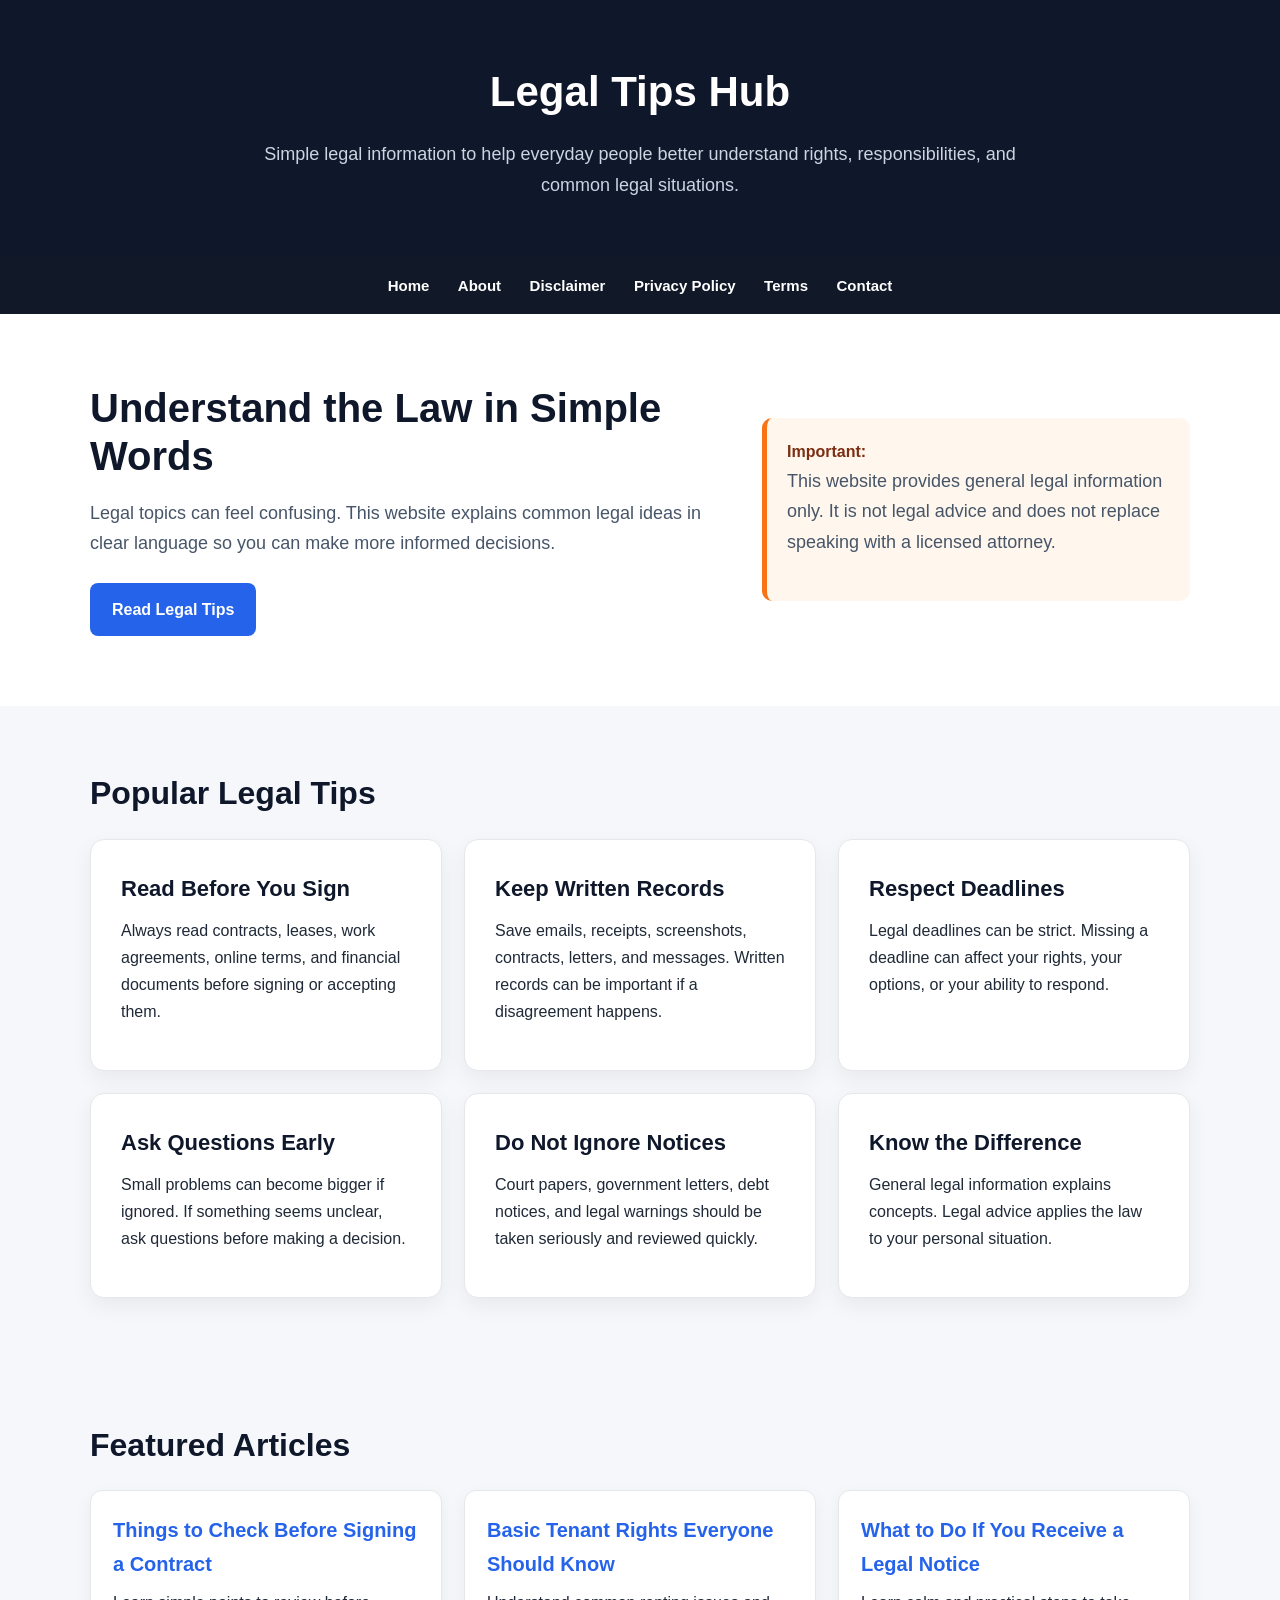
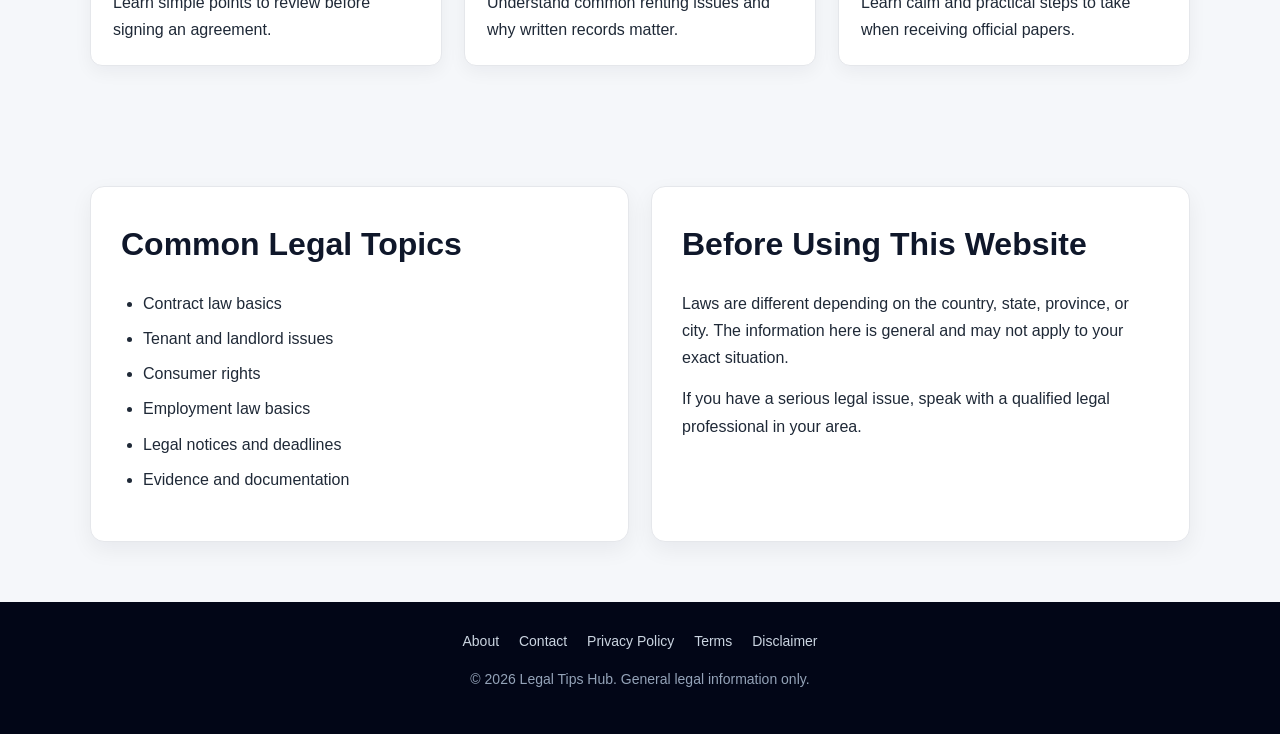
<file: index.html>
<!DOCTYPE html>
<html lang="en">
<head>
  <meta charset="UTF-8" />
  <meta name="viewport" content="width=device-width, initial-scale=1.0" />

  <title>Legal Tips Hub | Simple Legal Information for Everyday Life</title>
  <meta name="description" content="Legal Tips Hub shares simple, practical, and easy-to-understand legal information about contracts, tenant rights, legal notices, consumer rights, and more." />

  <!-- Google AdSense code goes here after approval -->
  <!-- Paste your AdSense script here inside the head section -->

  <link rel="stylesheet" href="styles.css" />
</head>

<body>

  <header>
    <h1>Legal Tips Hub</h1>
    <p>Simple legal information to help everyday people better understand rights, responsibilities, and common legal situations.</p>
  </header>

  <nav>
    <a href="index.html">Home</a>
    <a href="about.html">About</a>
    <a href="disclaimer.html">Disclaimer</a>
    <a href="privacy-policy.html">Privacy Policy</a>
    <a href="terms.html">Terms</a>
    <a href="contact.html">Contact</a>
  </nav>

  <section class="hero">
    <div class="container hero-grid">
      <div>
        <h2>Understand the Law in Simple Words</h2>
        <p>
          Legal topics can feel confusing. This website explains common legal ideas in clear language so you can make more informed decisions.
        </p>
        <a class="button" href="#articles">Read Legal Tips</a>
      </div>

      <div class="notice-box">
        <strong>Important:</strong>
        <p>
          This website provides general legal information only. It is not legal advice and does not replace speaking with a licensed attorney.
        </p>
      </div>
    </div>
  </section>

  <main>
    <section class="section">
      <div class="container">
        <h2>Popular Legal Tips</h2>

        <div class="grid-3">
          <div class="card">
            <h3>Read Before You Sign</h3>
            <p>
              Always read contracts, leases, work agreements, online terms, and financial documents before signing or accepting them.
            </p>
          </div>

          <div class="card">
            <h3>Keep Written Records</h3>
            <p>
              Save emails, receipts, screenshots, contracts, letters, and messages. Written records can be important if a disagreement happens.
            </p>
          </div>

          <div class="card">
            <h3>Respect Deadlines</h3>
            <p>
              Legal deadlines can be strict. Missing a deadline can affect your rights, your options, or your ability to respond.
            </p>
          </div>

          <div class="card">
            <h3>Ask Questions Early</h3>
            <p>
              Small problems can become bigger if ignored. If something seems unclear, ask questions before making a decision.
            </p>
          </div>

          <div class="card">
            <h3>Do Not Ignore Notices</h3>
            <p>
              Court papers, government letters, debt notices, and legal warnings should be taken seriously and reviewed quickly.
            </p>
          </div>

          <div class="card">
            <h3>Know the Difference</h3>
            <p>
              General legal information explains concepts. Legal advice applies the law to your personal situation.
            </p>
          </div>
        </div>
      </div>
    </section>

    <section id="articles" class="section">
      <div class="container">
        <h2>Featured Articles</h2>

        <div class="article-list grid-3">
          <a href="article-contract.html">
            <strong>Things to Check Before Signing a Contract</strong>
            Learn simple points to review before signing an agreement.
          </a>

          <a href="article-tenant-rights.html">
            <strong>Basic Tenant Rights Everyone Should Know</strong>
            Understand common renting issues and why written records matter.
          </a>

          <a href="article-legal-notice.html">
            <strong>What to Do If You Receive a Legal Notice</strong>
            Learn calm and practical steps to take when receiving official papers.
          </a>
        </div>
      </div>
    </section>

    <section class="section">
      <div class="container grid-2">
        <div class="card">
          <h2>Common Legal Topics</h2>
          <ul>
            <li>Contract law basics</li>
            <li>Tenant and landlord issues</li>
            <li>Consumer rights</li>
            <li>Employment law basics</li>
            <li>Legal notices and deadlines</li>
            <li>Evidence and documentation</li>
          </ul>
        </div>

        <div class="card">
          <h2>Before Using This Website</h2>
          <p>
            Laws are different depending on the country, state, province, or city. The information here is general and may not apply to your exact situation.
          </p>
          <p>
            If you have a serious legal issue, speak with a qualified legal professional in your area.
          </p>
        </div>
      </div>
    </section>
  </main>

  <footer>
    <p>
      <a href="about.html">About</a>
      <a href="contact.html">Contact</a>
      <a href="privacy-policy.html">Privacy Policy</a>
      <a href="terms.html">Terms</a>
      <a href="disclaimer.html">Disclaimer</a>
    </p>
    <p>&copy; 2026 Legal Tips Hub. General legal information only.</p>
  </footer>

</body>
</html>
</file>
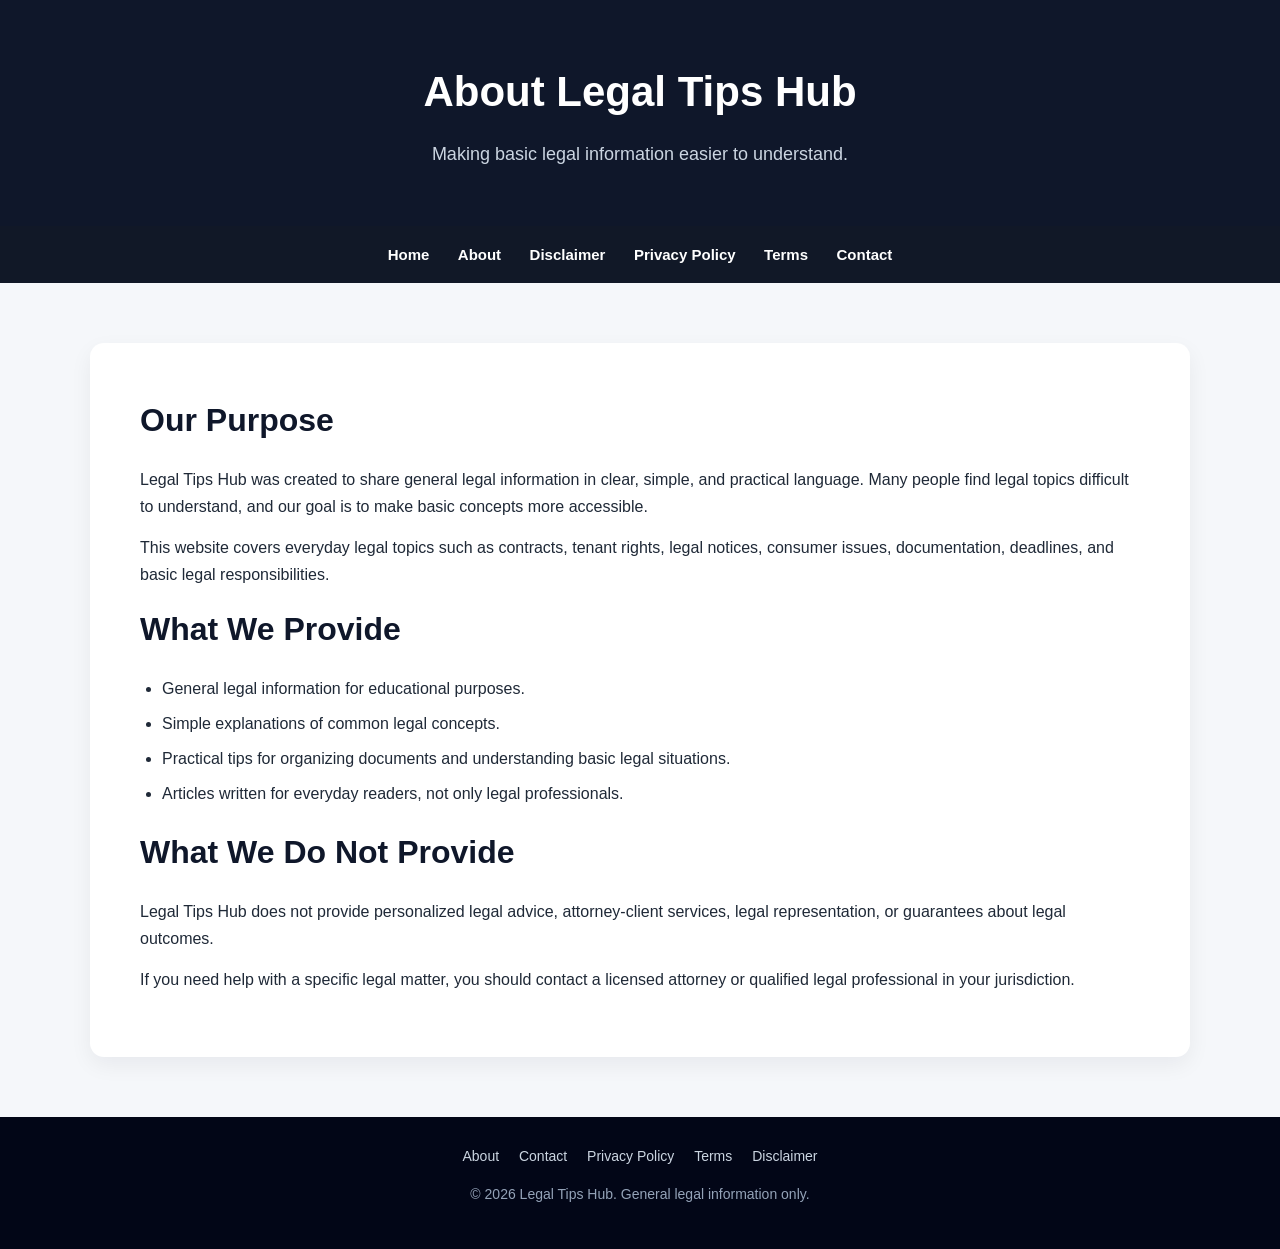
<file: about.html>
<!DOCTYPE html>
<html lang="en">
<head>
  <meta charset="UTF-8" />
  <meta name="viewport" content="width=device-width, initial-scale=1.0" />

  <title>About | Legal Tips Hub</title>
  <meta name="description" content="Learn about Legal Tips Hub, a website created to explain general legal information in simple and accessible language." />

  <link rel="stylesheet" href="styles.css" />
</head>

<body>

  <header>
    <h1>About Legal Tips Hub</h1>
    <p>Making basic legal information easier to understand.</p>
  </header>

  <nav>
    <a href="index.html">Home</a>
    <a href="about.html">About</a>
    <a href="disclaimer.html">Disclaimer</a>
    <a href="privacy-policy.html">Privacy Policy</a>
    <a href="terms.html">Terms</a>
    <a href="contact.html">Contact</a>
  </nav>

  <main class="section">
    <div class="container page-content">
      <h2>Our Purpose</h2>

      <p>
        Legal Tips Hub was created to share general legal information in clear, simple, and practical language.
        Many people find legal topics difficult to understand, and our goal is to make basic concepts more accessible.
      </p>

      <p>
        This website covers everyday legal topics such as contracts, tenant rights, legal notices, consumer issues,
        documentation, deadlines, and basic legal responsibilities.
      </p>

      <h2>What We Provide</h2>

      <ul>
        <li>General legal information for educational purposes.</li>
        <li>Simple explanations of common legal concepts.</li>
        <li>Practical tips for organizing documents and understanding basic legal situations.</li>
        <li>Articles written for everyday readers, not only legal professionals.</li>
      </ul>

      <h2>What We Do Not Provide</h2>

      <p>
        Legal Tips Hub does not provide personalized legal advice, attorney-client services, legal representation,
        or guarantees about legal outcomes.
      </p>

      <p>
        If you need help with a specific legal matter, you should contact a licensed attorney or qualified legal professional in your jurisdiction.
      </p>
    </div>
  </main>

  <footer>
    <p>
      <a href="about.html">About</a>
      <a href="contact.html">Contact</a>
      <a href="privacy-policy.html">Privacy Policy</a>
      <a href="terms.html">Terms</a>
      <a href="disclaimer.html">Disclaimer</a>
    </p>
    <p>&copy; 2026 Legal Tips Hub. General legal information only.</p>
  </footer>

</body>
</html>
</file>
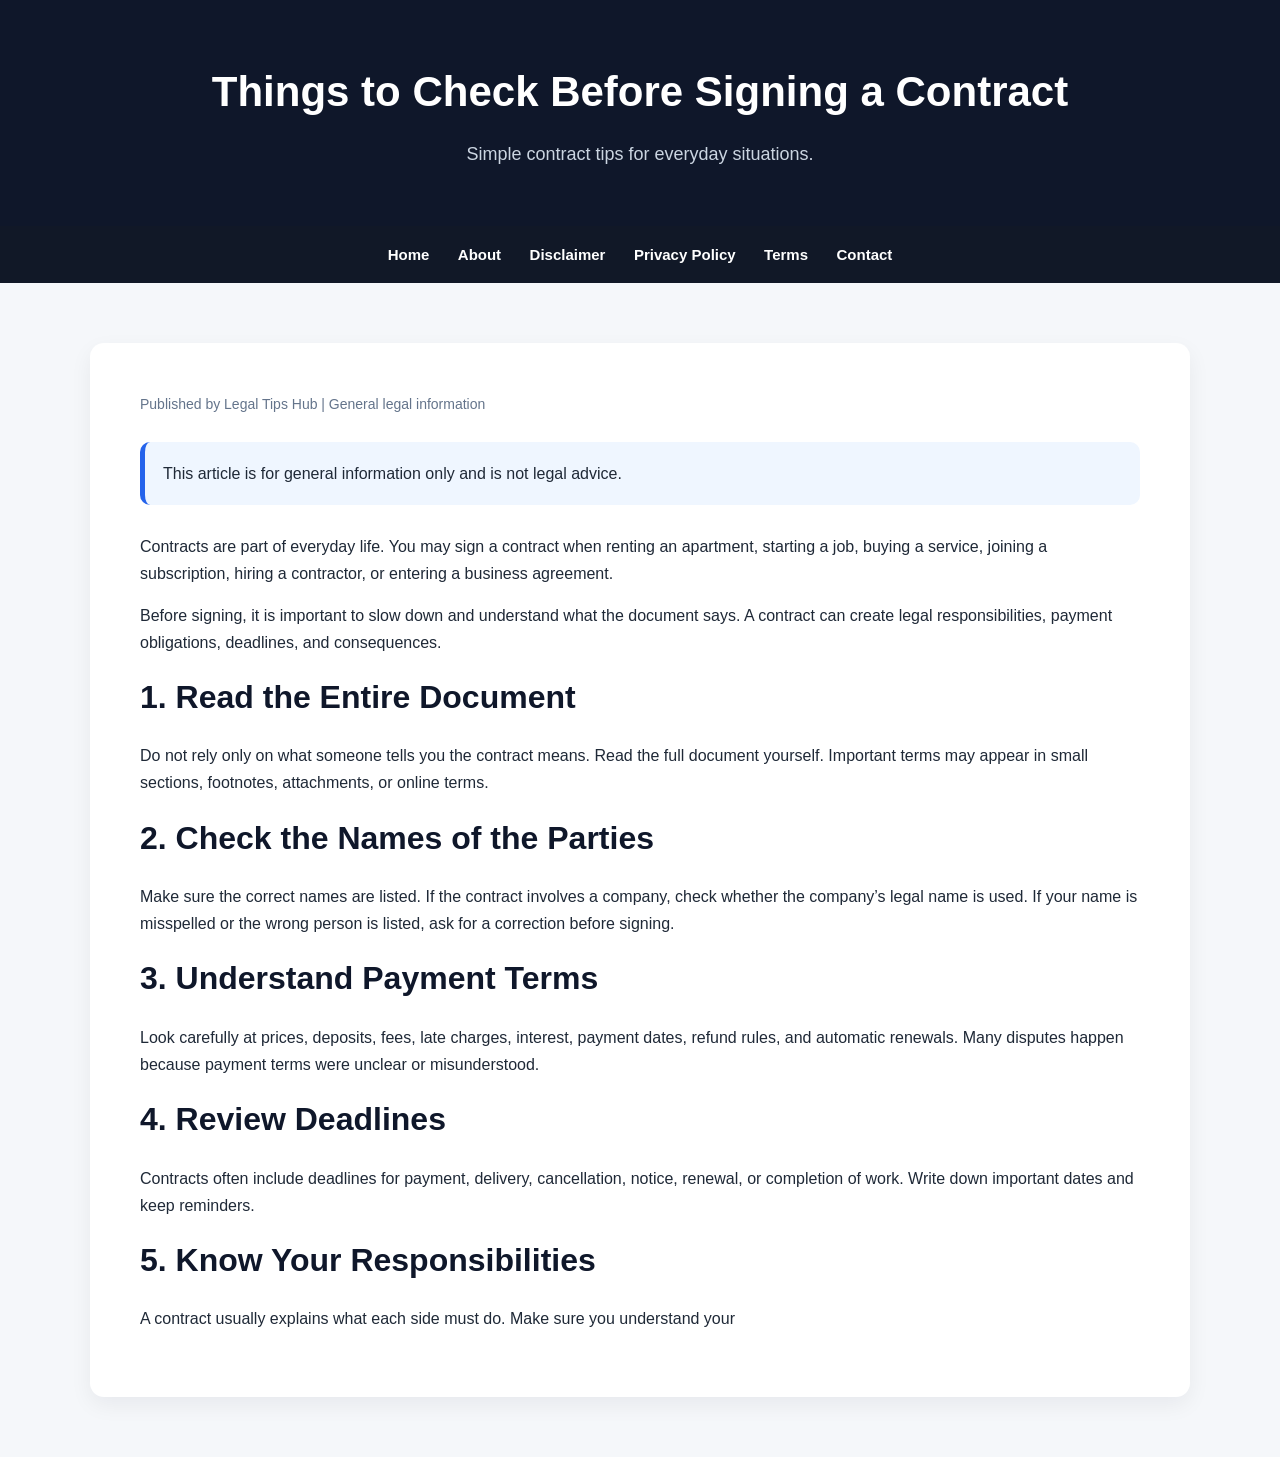
<file: article-contract.html>
<!DOCTYPE html>
<html lang="en">
<head>
  <meta charset="UTF-8" />
  <meta name="viewport" content="width=device-width, initial-scale=1.0" />

  <title>Things to Check Before Signing a Contract | Legal Tips Hub</title>
  <meta name="description" content="Learn simple and practical things to check before signing a contract, including payment terms, deadlines, responsibilities, and cancellation clauses." />

  <link rel="stylesheet" href="styles.css" />
</head>

<body>

  <header>
    <h1>Things to Check Before Signing a Contract</h1>
    <p>Simple contract tips for everyday situations.</p>
  </header>

  <nav>
    <a href="index.html">Home</a>
    <a href="about.html">About</a>
    <a href="disclaimer.html">Disclaimer</a>
    <a href="privacy-policy.html">Privacy Policy</a>
    <a href="terms.html">Terms</a>
    <a href="contact.html">Contact</a>
  </nav>

  <main class="section">
    <article class="container page-content">
      <p class="article-meta">Published by Legal Tips Hub | General legal information</p>

      <div class="disclaimer-banner">
        This article is for general information only and is not legal advice.
      </div>

      <p>
        Contracts are part of everyday life. You may sign a contract when renting an apartment, starting a job,
        buying a service, joining a subscription, hiring a contractor, or entering a business agreement.
      </p>

      <p>
        Before signing, it is important to slow down and understand what the document says.
        A contract can create legal responsibilities, payment obligations, deadlines, and consequences.
      </p>

      <h2>1. Read the Entire Document</h2>

      <p>
        Do not rely only on what someone tells you the contract means. Read the full document yourself.
        Important terms may appear in small sections, footnotes, attachments, or online terms.
      </p>

      <h2>2. Check the Names of the Parties</h2>

      <p>
        Make sure the correct names are listed. If the contract involves a company, check whether the company’s legal name is used.
        If your name is misspelled or the wrong person is listed, ask for a correction before signing.
      </p>

      <h2>3. Understand Payment Terms</h2>

      <p>
        Look carefully at prices, deposits, fees, late charges, interest, payment dates, refund rules, and automatic renewals.
        Many disputes happen because payment terms were unclear or misunderstood.
      </p>

      <h2>4. Review Deadlines</h2>

      <p>
        Contracts often include deadlines for payment, delivery, cancellation, notice, renewal, or completion of work.
        Write down important dates and keep reminders.
      </p>

      <h2>5. Know Your Responsibilities</h2>

      <p>
        A contract usually explains what each side must do. Make sure you understand your
</file>
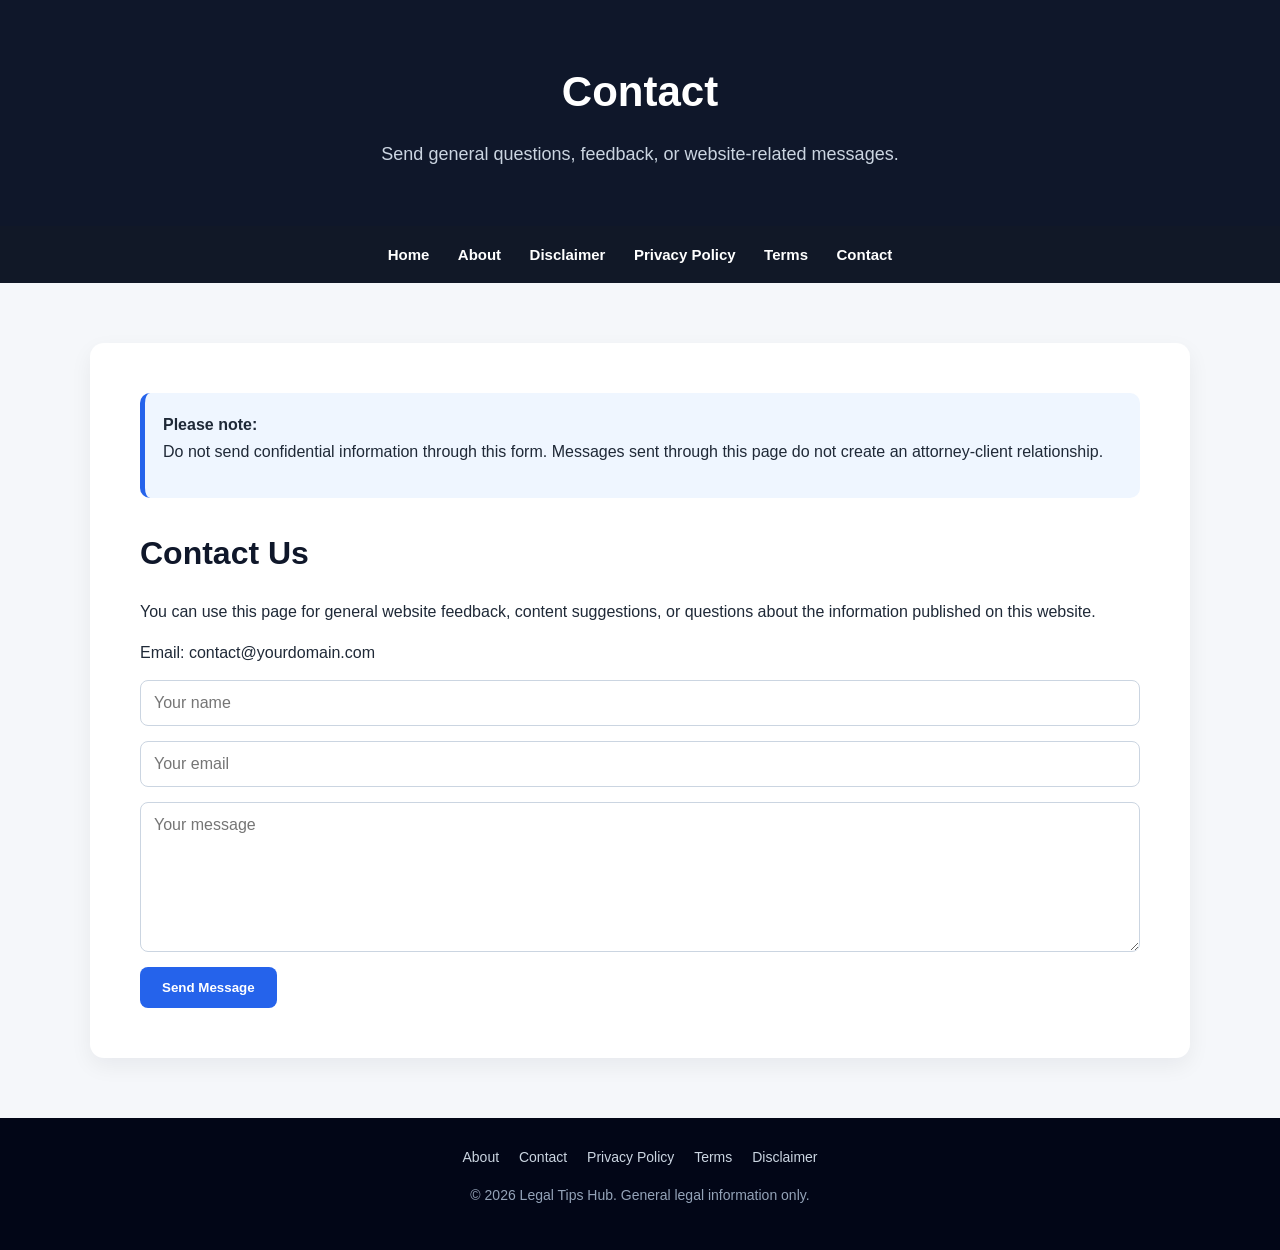
<file: contact.html>
<!DOCTYPE html>
<html lang="en">
<head>
  <meta charset="UTF-8" />
  <meta name="viewport" content="width=device-width, initial-scale=1.0" />

  <title>Contact | Legal Tips Hub</title>
  <meta name="description" content="Contact Legal Tips Hub for general questions, feedback, or website-related messages." />

  <link rel="stylesheet" href="styles.css" />
</head>

<body>

  <header>
    <h1>Contact</h1>
    <p>Send general questions, feedback, or website-related messages.</p>
  </header>

  <nav>
    <a href="index.html">Home</a>
    <a href="about.html">About</a>
    <a href="disclaimer.html">Disclaimer</a>
    <a href="privacy-policy.html">Privacy Policy</a>
    <a href="terms.html">Terms</a>
    <a href="contact.html">Contact</a>
  </nav>

  <main class="section">
    <div class="container page-content">
      <div class="disclaimer-banner">
        <strong>Please note:</strong>
        <p>
          Do not send confidential information through this form. Messages sent through this page do not create an attorney-client relationship.
        </p>
      </div>

      <h2>Contact Us</h2>

      <p>
        You can use this page for general website feedback, content suggestions, or questions about the information published on this website.
      </p>

      <p>
        Email: contact@yourdomain.com
      </p>

      <form>
        <input type="text" name="name" placeholder="Your name" required />
        <input type="email" name="email" placeholder="Your email" required />
        <textarea name="message" placeholder="Your message" required></textarea>
        <button class="button" type="submit">Send Message</button>
      </form>
    </div>
  </main>

  <footer>
    <p>
      <a href="about.html">About</a>
      <a href="contact.html">Contact</a>
      <a href="privacy-policy.html">Privacy Policy</a>
      <a href="terms.html">Terms</a>
      <a href="disclaimer.html">Disclaimer</a>
    </p>
    <p>&copy; 2026 Legal Tips Hub. General legal information only.</p>
  </footer>

</body>
</html>
</file>
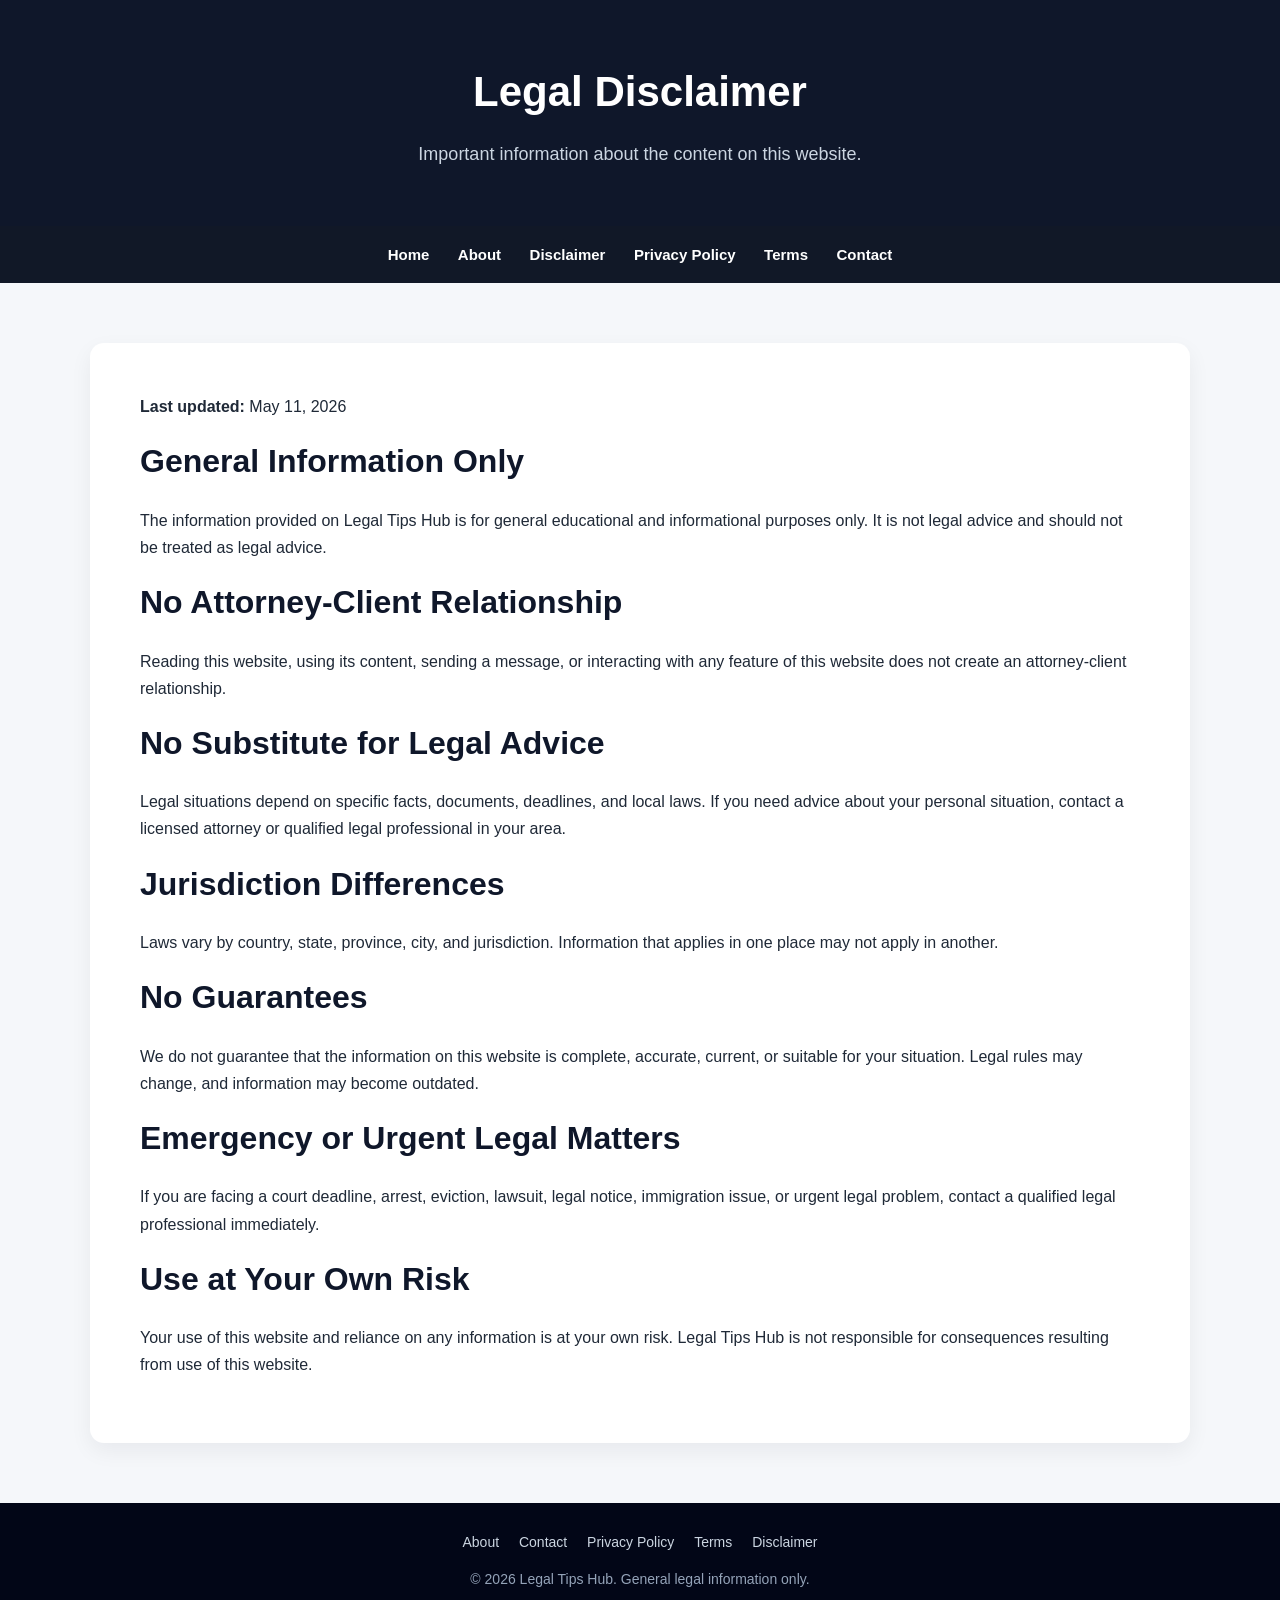
<file: disclaimer.html>
<!DOCTYPE html>
<html lang="en">
<head>
  <meta charset="UTF-8" />
  <meta name="viewport" content="width=device-width, initial-scale=1.0" />

  <title>Legal Disclaimer | Legal Tips Hub</title>
  <meta name="description" content="Legal disclaimer explaining that Legal Tips Hub provides general legal information only, not legal advice." />

  <link rel="stylesheet" href="styles.css" />
</head>

<body>

  <header>
    <h1>Legal Disclaimer</h1>
    <p>Important information about the content on this website.</p>
  </header>

  <nav>
    <a href="index.html">Home</a>
    <a href="about.html">About</a>
    <a href="disclaimer.html">Disclaimer</a>
    <a href="privacy-policy.html">Privacy Policy</a>
    <a href="terms.html">Terms</a>
    <a href="contact.html">Contact</a>
  </nav>

  <main class="section">
    <div class="container page-content">
      <p><strong>Last updated:</strong> May 11, 2026</p>

      <h2>General Information Only</h2>

      <p>
        The information provided on Legal Tips Hub is for general educational and informational purposes only.
        It is not legal advice and should not be treated as legal advice.
      </p>

      <h2>No Attorney-Client Relationship</h2>

      <p>
        Reading this website, using its content, sending a message, or interacting with any feature of this website does not create an attorney-client relationship.
      </p>

      <h2>No Substitute for Legal Advice</h2>

      <p>
        Legal situations depend on specific facts, documents, deadlines, and local laws. If you need advice about your personal situation,
        contact a licensed attorney or qualified legal professional in your area.
      </p>

      <h2>Jurisdiction Differences</h2>

      <p>
        Laws vary by country, state, province, city, and jurisdiction. Information that applies in one place may not apply in another.
      </p>

      <h2>No Guarantees</h2>

      <p>
        We do not guarantee that the information on this website is complete, accurate, current, or suitable for your situation.
        Legal rules may change, and information may become outdated.
      </p>

      <h2>Emergency or Urgent Legal Matters</h2>

      <p>
        If you are facing a court deadline, arrest, eviction, lawsuit, legal notice, immigration issue, or urgent legal problem,
        contact a qualified legal professional immediately.
      </p>

      <h2>Use at Your Own Risk</h2>

      <p>
        Your use of this website and reliance on any information is at your own risk. Legal Tips Hub is not responsible for consequences resulting from use of this website.
      </p>
    </div>
  </main>

  <footer>
    <p>
      <a href="about.html">About</a>
      <a href="contact.html">Contact</a>
      <a href="privacy-policy.html">Privacy Policy</a>
      <a href="terms.html">Terms</a>
      <a href="disclaimer.html">Disclaimer</a>
    </p>
    <p>&copy; 2026 Legal Tips Hub. General legal information only.</p>
  </footer>

</body>
</html>
</file>
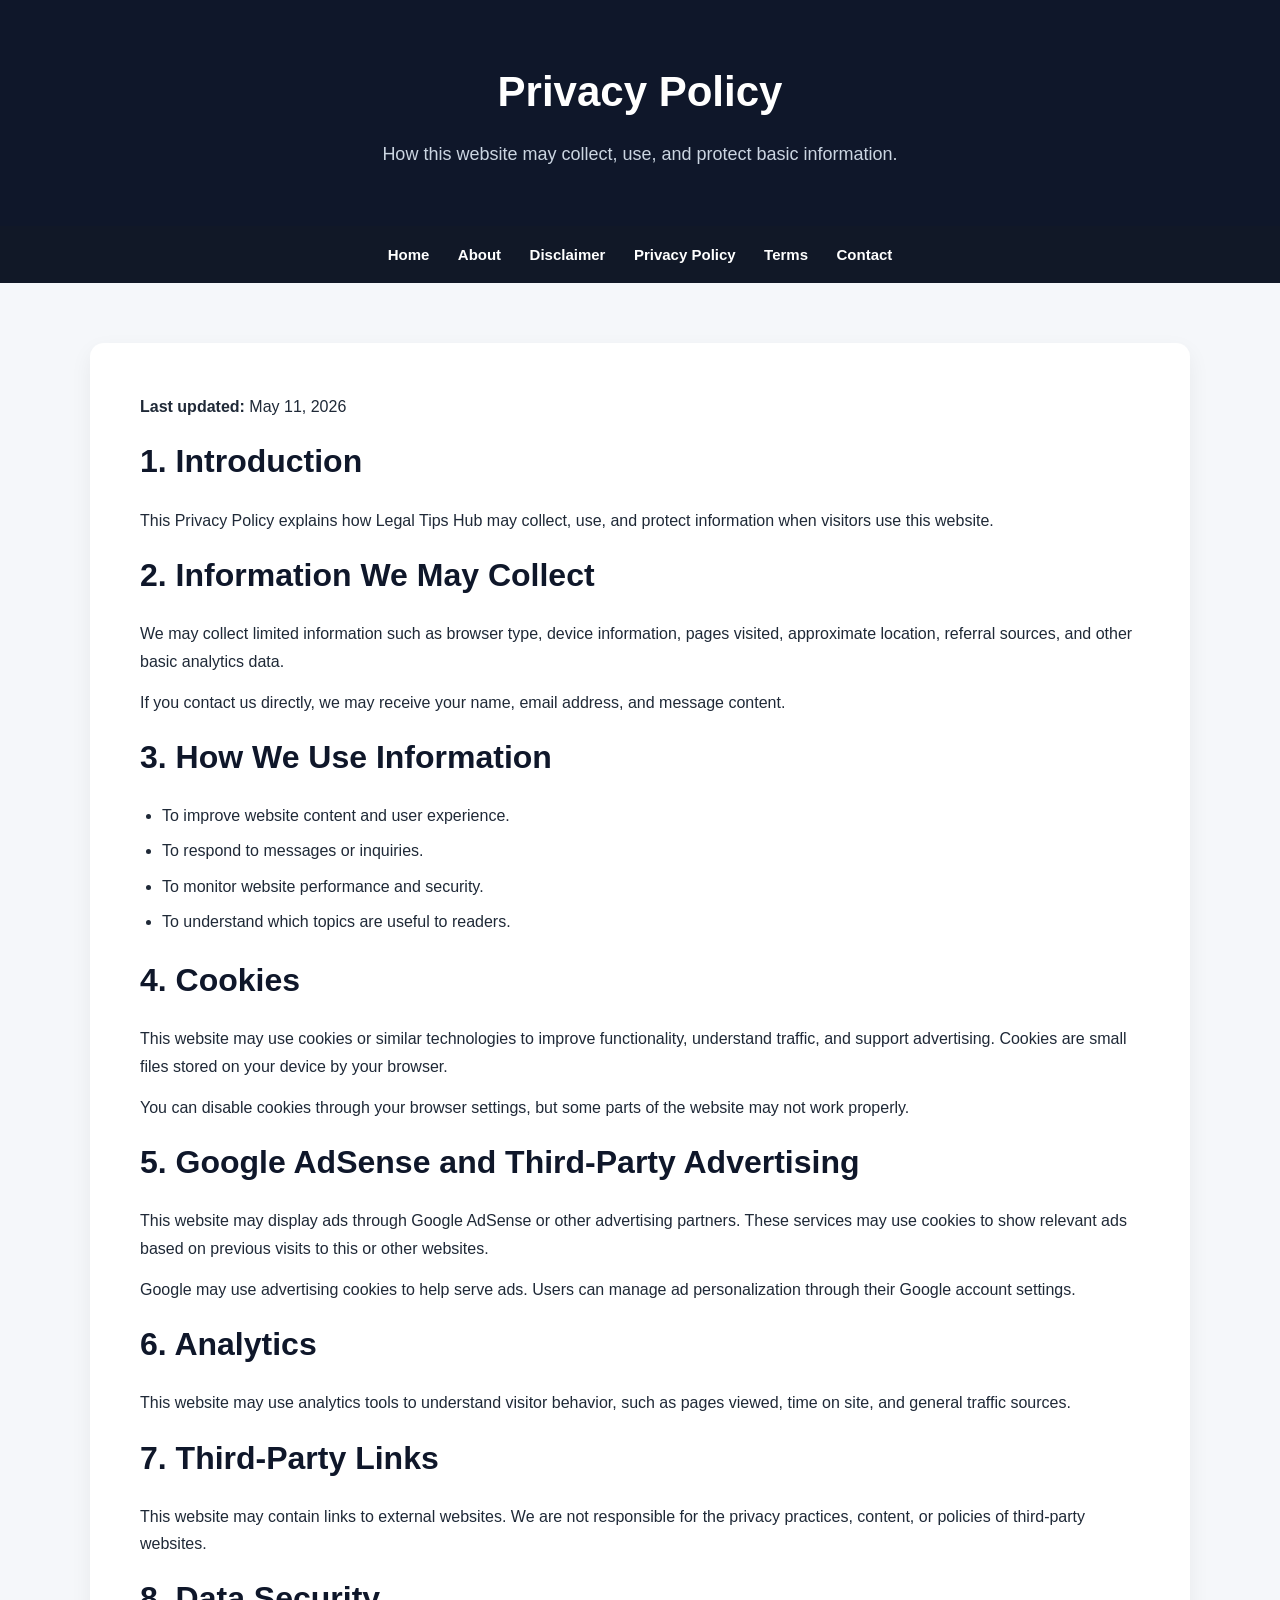
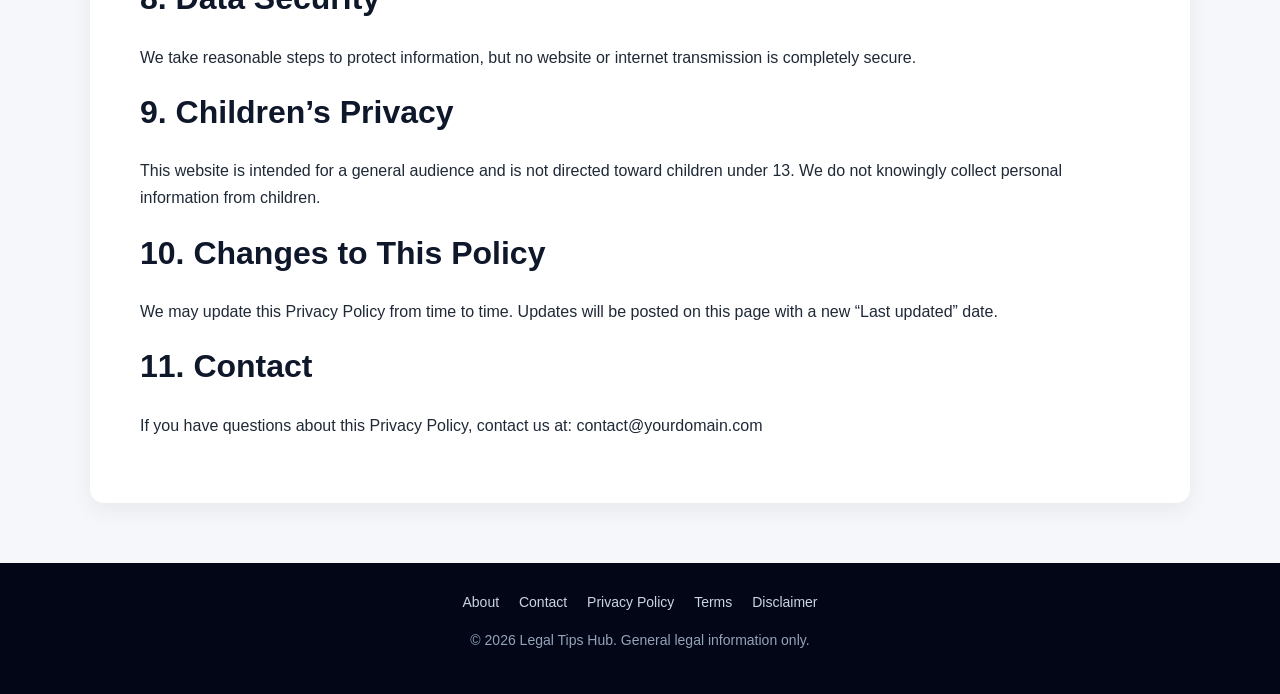
<file: privacy-policy.html>
<!DOCTYPE html>
<html lang="en">
<head>
  <meta charset="UTF-8" />
  <meta name="viewport" content="width=device-width, initial-scale=1.0" />

  <title>Privacy Policy | Legal Tips Hub</title>
  <meta name="description" content="Privacy Policy for Legal Tips Hub, explaining general information about data, cookies, analytics, and advertising." />

  <link rel="stylesheet" href="styles.css" />
</head>

<body>

  <header>
    <h1>Privacy Policy</h1>
    <p>How this website may collect, use, and protect basic information.</p>
  </header>

  <nav>
    <a href="index.html">Home</a>
    <a href="about.html">About</a>
    <a href="disclaimer.html">Disclaimer</a>
    <a href="privacy-policy.html">Privacy Policy</a>
    <a href="terms.html">Terms</a>
    <a href="contact.html">Contact</a>
  </nav>

  <main class="section">
    <div class="container page-content">
      <p><strong>Last updated:</strong> May 11, 2026</p>

      <h2>1. Introduction</h2>

      <p>
        This Privacy Policy explains how Legal Tips Hub may collect, use, and protect information when visitors use this website.
      </p>

      <h2>2. Information We May Collect</h2>

      <p>
        We may collect limited information such as browser type, device information, pages visited, approximate location, referral sources,
        and other basic analytics data.
      </p>

      <p>
        If you contact us directly, we may receive your name, email address, and message content.
      </p>

      <h2>3. How We Use Information</h2>

      <ul>
        <li>To improve website content and user experience.</li>
        <li>To respond to messages or inquiries.</li>
        <li>To monitor website performance and security.</li>
        <li>To understand which topics are useful to readers.</li>
      </ul>

      <h2>4. Cookies</h2>

      <p>
        This website may use cookies or similar technologies to improve functionality, understand traffic, and support advertising.
        Cookies are small files stored on your device by your browser.
      </p>

      <p>
        You can disable cookies through your browser settings, but some parts of the website may not work properly.
      </p>

      <h2>5. Google AdSense and Third-Party Advertising</h2>

      <p>
        This website may display ads through Google AdSense or other advertising partners. These services may use cookies to show relevant ads
        based on previous visits to this or other websites.
      </p>

      <p>
        Google may use advertising cookies to help serve ads. Users can manage ad personalization through their Google account settings.
      </p>

      <h2>6. Analytics</h2>

      <p>
        This website may use analytics tools to understand visitor behavior, such as pages viewed, time on site, and general traffic sources.
      </p>

      <h2>7. Third-Party Links</h2>

      <p>
        This website may contain links to external websites. We are not responsible for the privacy practices, content, or policies of third-party websites.
      </p>

      <h2>8. Data Security</h2>

      <p>
        We take reasonable steps to protect information, but no website or internet transmission is completely secure.
      </p>

      <h2>9. Children’s Privacy</h2>

      <p>
        This website is intended for a general audience and is not directed toward children under 13. We do not knowingly collect personal information from children.
      </p>

      <h2>10. Changes to This Policy</h2>

      <p>
        We may update this Privacy Policy from time to time. Updates will be posted on this page with a new “Last updated” date.
      </p>

      <h2>11. Contact</h2>

      <p>
        If you have questions about this Privacy Policy, contact us at: contact@yourdomain.com
      </p>
    </div>
  </main>

  <footer>
    <p>
      <a href="about.html">About</a>
      <a href="contact.html">Contact</a>
      <a href="privacy-policy.html">Privacy Policy</a>
      <a href="terms.html">Terms</a>
      <a href="disclaimer.html">Disclaimer</a>
    </p>
    <p>&copy; 2026 Legal Tips Hub. General legal information only.</p>
  </footer>

</body>
</html>
</file>
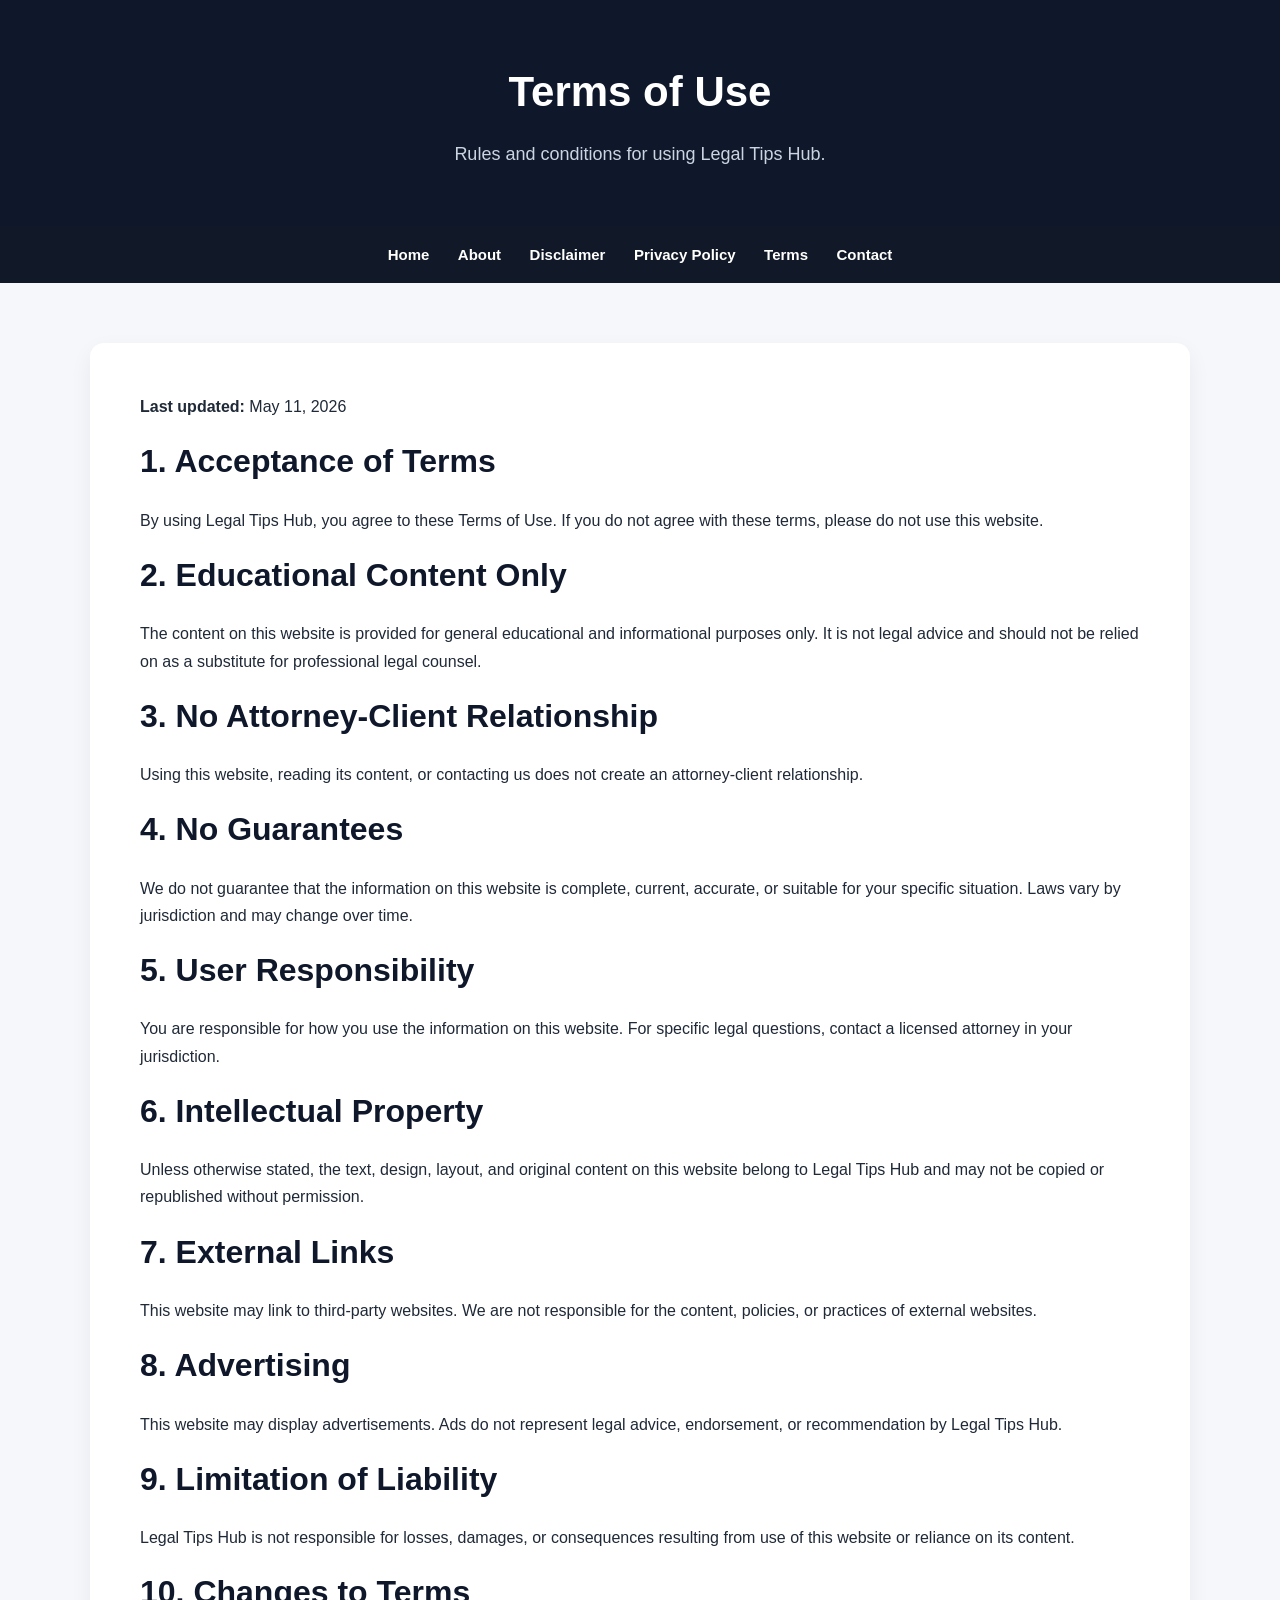
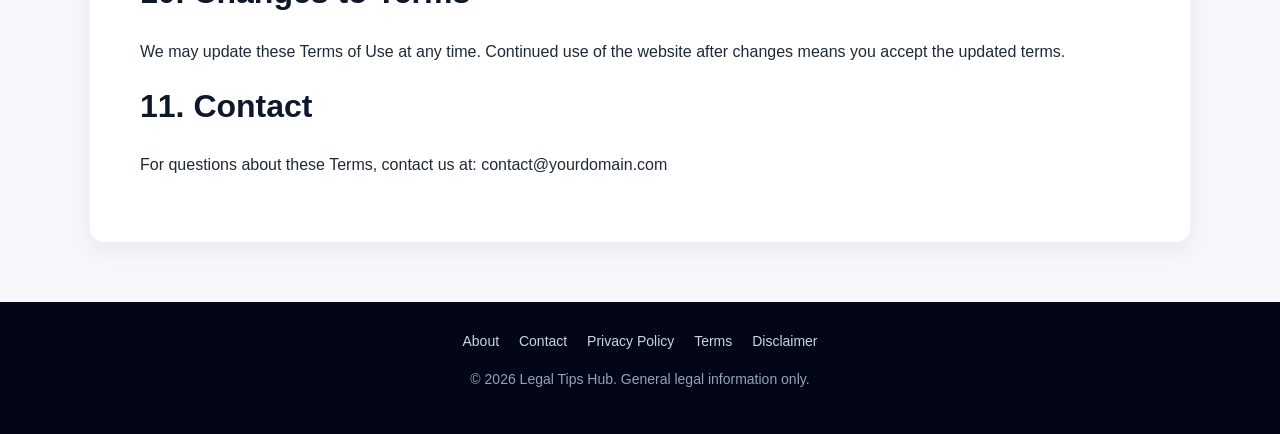
<file: terms.html>
<!DOCTYPE html>
<html lang="en">
<head>
  <meta charset="UTF-8" />
  <meta name="viewport" content="width=device-width, initial-scale=1.0" />

  <title>Terms of Use | Legal Tips Hub</title>
  <meta name="description" content="Terms of Use for Legal Tips Hub, explaining general rules for using this website." />

  <link rel="stylesheet" href="styles.css" />
</head>

<body>

  <header>
    <h1>Terms of Use</h1>
    <p>Rules and conditions for using Legal Tips Hub.</p>
  </header>

  <nav>
    <a href="index.html">Home</a>
    <a href="about.html">About</a>
    <a href="disclaimer.html">Disclaimer</a>
    <a href="privacy-policy.html">Privacy Policy</a>
    <a href="terms.html">Terms</a>
    <a href="contact.html">Contact</a>
  </nav>

  <main class="section">
    <div class="container page-content">
      <p><strong>Last updated:</strong> May 11, 2026</p>

      <h2>1. Acceptance of Terms</h2>

      <p>
        By using Legal Tips Hub, you agree to these Terms of Use. If you do not agree with these terms, please do not use this website.
      </p>

      <h2>2. Educational Content Only</h2>

      <p>
        The content on this website is provided for general educational and informational purposes only. It is not legal advice and should not be relied on as a substitute for professional legal counsel.
      </p>

      <h2>3. No Attorney-Client Relationship</h2>

      <p>
        Using this website, reading its content, or contacting us does not create an attorney-client relationship.
      </p>

      <h2>4. No Guarantees</h2>

      <p>
        We do not guarantee that the information on this website is complete, current, accurate, or suitable for your specific situation.
        Laws vary by jurisdiction and may change over time.
      </p>

      <h2>5. User Responsibility</h2>

      <p>
        You are responsible for how you use the information on this website. For specific legal questions, contact a licensed attorney in your jurisdiction.
      </p>

      <h2>6. Intellectual Property</h2>

      <p>
        Unless otherwise stated, the text, design, layout, and original content on this website belong to Legal Tips Hub and may not be copied or republished without permission.
      </p>

      <h2>7. External Links</h2>

      <p>
        This website may link to third-party websites. We are not responsible for the content, policies, or practices of external websites.
      </p>

      <h2>8. Advertising</h2>

      <p>
        This website may display advertisements. Ads do not represent legal advice, endorsement, or recommendation by Legal Tips Hub.
      </p>

      <h2>9. Limitation of Liability</h2>

      <p>
        Legal Tips Hub is not responsible for losses, damages, or consequences resulting from use of this website or reliance on its content.
      </p>

      <h2>10. Changes to Terms</h2>

      <p>
        We may update these Terms of Use at any time. Continued use of the website after changes means you accept the updated terms.
      </p>

      <h2>11. Contact</h2>

      <p>
        For questions about these Terms, contact us at: contact@yourdomain.com
      </p>
    </div>
  </main>

  <footer>
    <p>
      <a href="about.html">About</a>
      <a href="contact.html">Contact</a>
      <a href="privacy-policy.html">Privacy Policy</a>
      <a href="terms.html">Terms</a>
      <a href="disclaimer.html">Disclaimer</a>
    </p>
    <p>&copy; 2026 Legal Tips Hub. General legal information only.</p>
  </footer>

</body>
</html>
</file>
<file: styles.css>
* {
  margin: 0;
  padding: 0;
  box-sizing: border-box;
  font-family: Arial, Helvetica, sans-serif;
}

:root {
  --dark: #0f172a;
  --dark-2: #111827;
  --blue: #2563eb;
  --light-blue: #e0f2fe;
  --gold: #d4af37;
  --text: #1f2937;
  --muted: #64748b;
  --bg: #f5f7fa;
  --white: #ffffff;
  --border: #e5e7eb;
}

body {
  background-color: var(--bg);
  color: var(--text);
  line-height: 1.7;
}

a {
  color: var(--blue);
}

header {
  background-color: var(--dark);
  color: white;
  padding: 56px 20px;
  text-align: center;
}

header h1 {
  font-size: 42px;
  margin-bottom: 12px;
}

header p {
  max-width: 780px;
  margin: 0 auto;
  color: #cbd5e1;
  font-size: 18px;
}

nav {
  background-color: var(--dark-2);
  padding: 15px 20px;
  text-align: center;
  position: sticky;
  top: 0;
  z-index: 10;
}

nav a {
  color: white;
  text-decoration: none;
  margin: 0 12px;
  font-weight: bold;
  font-size: 15px;
}

nav a:hover {
  color: #38bdf8;
}

.container {
  width: min(1100px, 90%);
  margin: auto;
}

.section {
  padding: 60px 0;
}

.card {
  background-color: var(--white);
  padding: 30px;
  border-radius: 14px;
  box-shadow: 0 8px 22px rgba(15, 23, 42, 0.06);
  border: 1px solid var(--border);
}

.hero {
  background-color: white;
  padding: 70px 0;
}

.hero-grid {
  display: grid;
  grid-template-columns: 1.2fr 0.8fr;
  gap: 30px;
  align-items: center;
}

.hero h2 {
  font-size: 40px;
  color: var(--dark);
  line-height: 1.2;
  margin-bottom: 18px;
}

.hero p {
  color: #475569;
  font-size: 18px;
  margin-bottom: 24px;
}

.button {
  display: inline-block;
  background-color: var(--blue);
  color: white;
  padding: 13px 22px;
  border-radius: 8px;
  text-decoration: none;
  font-weight: bold;
}

.button:hover {
  background-color: #1d4ed8;
}

.notice-box {
  background-color: #fff7ed;
  border-left: 5px solid #f97316;
  padding: 20px;
  border-radius: 10px;
  color: #7c2d12;
}

.grid-3 {
  display: grid;
  grid-template-columns: repeat(3, 1fr);
  gap: 22px;
}

.grid-2 {
  display: grid;
  grid-template-columns: repeat(2, 1fr);
  gap: 22px;
}

h2 {
  color: var(--dark);
  font-size: 32px;
  margin-bottom: 18px;
}

h3 {
  color: var(--dark);
  margin-bottom: 10px;
  font-size: 22px;
}

p {
  margin-bottom: 14px;
}

ul,
ol {
  margin-left: 22px;
  margin-bottom: 18px;
}

li {
  margin-bottom: 8px;
}

.article-list a {
  display: block;
  background-color: white;
  padding: 22px;
  border-radius: 12px;
  text-decoration: none;
  color: var(--text);
  border: 1px solid var(--border);
  box-shadow: 0 6px 18px rgba(15, 23, 42, 0.05);
}

.article-list a:hover {
  border-color: var(--blue);
}

.article-list strong {
  display: block;
  color: var(--blue);
  margin-bottom: 8px;
  font-size: 20px;
}

.page-content {
  background-color: white;
  padding: 50px;
  border-radius: 14px;
  box-shadow: 0 8px 22px rgba(15, 23, 42, 0.06);
}

.article-meta {
  color: var(--muted);
  font-size: 14px;
  margin-bottom: 25px;
}

.disclaimer-banner {
  background-color: #eff6ff;
  border-left: 5px solid var(--blue);
  padding: 18px;
  border-radius: 10px;
  margin-bottom: 28px;
}

form {
  display: grid;
  gap: 15px;
}

input,
textarea {
  width: 100%;
  padding: 13px;
  border: 1px solid #cbd5e1;
  border-radius: 8px;
  font-size: 16px;
}

textarea {
  min-height: 150px;
}

button {
  border: none;
  cursor: pointer;
  width: fit-content;
}

footer {
  background-color: #020617;
  color: #94a3b8;
  text-align: center;
  padding: 28px 20px;
  font-size: 14px;
}

footer a {
  color: #cbd5e1;
  margin: 0 8px;
  text-decoration: none;
}

footer a:hover {
  color: white;
}

@media (max-width: 850px) {
  .hero-grid,
  .grid-3,
  .grid-2 {
    grid-template-columns: 1fr;
  }

  nav a {
    display: inline-block;
    margin: 7px 8px;
  }

  header h1 {
    font-size: 34px;
  }

  .hero h2 {
    font-size: 32px;
  }

  .page-content {
    padding: 28px;
  }
}
</file>
